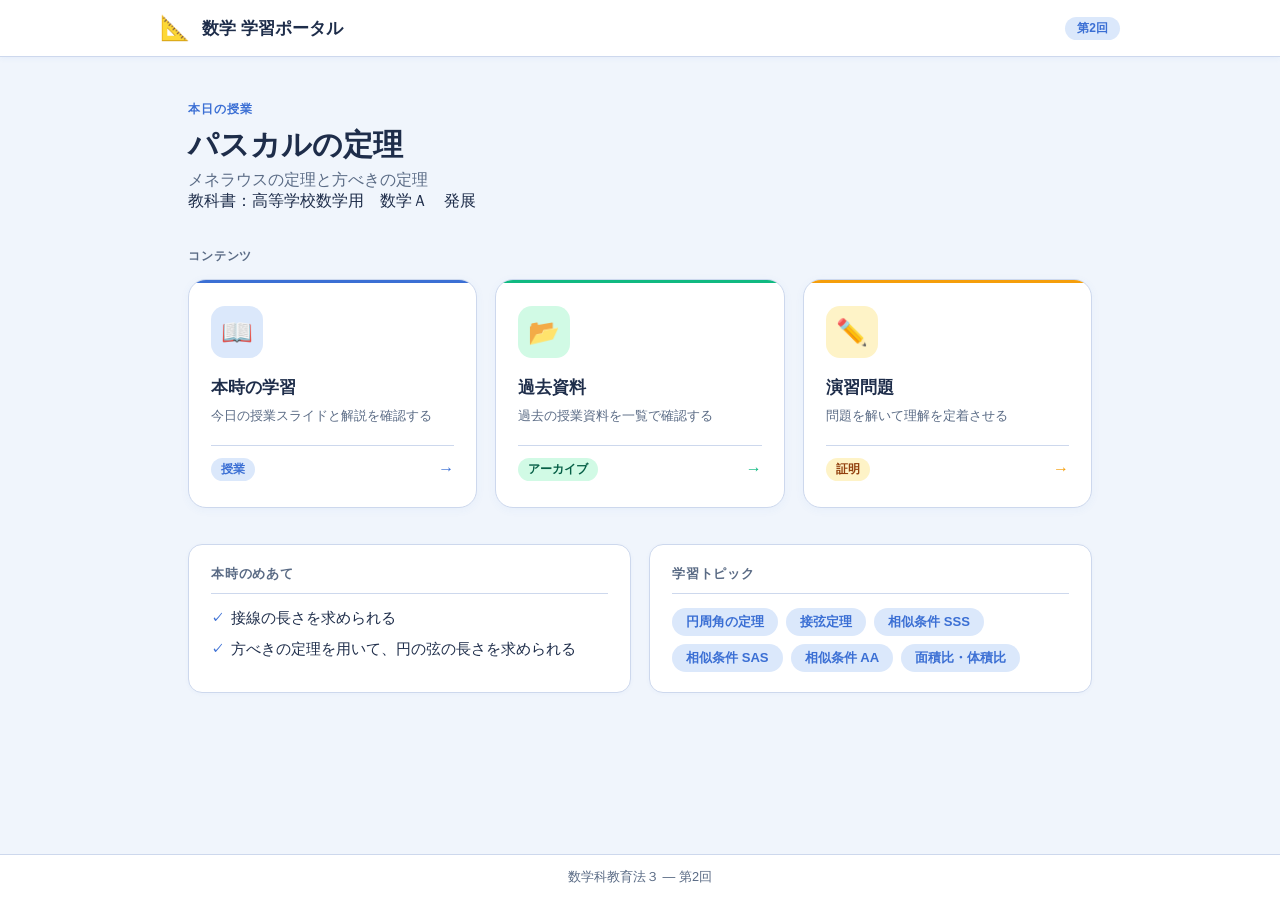
<file: index.html>
<!DOCTYPE html>
<html lang="ja">
    <head>
        <meta charset="UTF-8">
        <meta name="viewport" content="width=device-width, initial-scale=1.0">
        <title>数学 学習ポータル</title>
        <link rel="stylesheet" href="portal.css">
    </head>
    <body>
        <header>
            <div class="header-inner">
                <span class="header-logo">📐</span>
                <span class="header-title">数学 学習ポータル</span>
                <span class="header-badge">第2回</span>
            </div>
        </header>

        <main>
            <section class="hero">
                <p class="hero-eyebrow">本日の授業</p>
                <h1 class="hero-title">パスカルの定理</h1>
                <p class="hero-sub">メネラウスの定理と方べきの定理</p>
                <p>教科書：高等学校数学用　数学Ａ　発展</p>
            </section>

            <p class="section-label">コンテンツ</p>
            <div class="card-grid">
                <a href="class.html" class="card card-primary">
                    <div class="card-icon-wrap">📖</div>
                    <div class="card-body">
                        <h2 class="card-title">本時の学習</h2>
                        <p class="card-desc">今日の授業スライドと解説を確認する</p>
                    </div>
                    <div class="card-footer">
                        <span class="card-tag">授業</span>
                        <span class="card-arrow">→</span>
                    </div>
                </a>

                <a href="past.html" class="card card-review">
                    <div class="card-icon-wrap">📂</div>
                    <div class="card-body">
                        <h2 class="card-title">過去資料</h2>
                        <p class="card-desc">過去の授業資料を一覧で確認する</p>
                    </div>
                    <div class="card-footer">
                        <span class="card-tag">アーカイブ</span>
                        <span class="card-arrow">→</span>
                    </div>
                </a>

                <a href="exercise.html" class="card card-exercise">
                    <div class="card-icon-wrap">✏️</div>
                    <div class="card-body">
                        <h2 class="card-title">演習問題</h2>
                        <p class="card-desc">問題を解いて理解を定着させる</p>
                    </div>
                    <div class="card-footer">
                        <span class="card-tag">証明</span>
                        <span class="card-arrow">→</span>
                    </div>
                </a>
            </div>

            <div class="info-row">
                <div class="info-card">
                    <h3>本時のめあて</h3>
                    <ul class="goal-list">
                        <li>接線の長さを求められる</li>
                        <li>方べきの定理を用いて、円の弦の長さを求められる</li>
                    </ul>
                </div>
                <div class="info-card">
                    <h3>学習トピック</h3>
                    <div class="topic-chips">
                        <span class="chip">円周角の定理</span>
                        <span class="chip">接弦定理</span>
                        <span class="chip">相似条件 SSS</span>
                        <span class="chip">相似条件 SAS</span>
                        <span class="chip">相似条件 AA</span>
                        <span class="chip">面積比・体積比</span>
                    </div>
                </div>
            </div>
        </main>

        <footer>
            <p class="footer-text">数学科教育法３ — 第2回</p>
        </footer>
    </body>
</html>
</file>
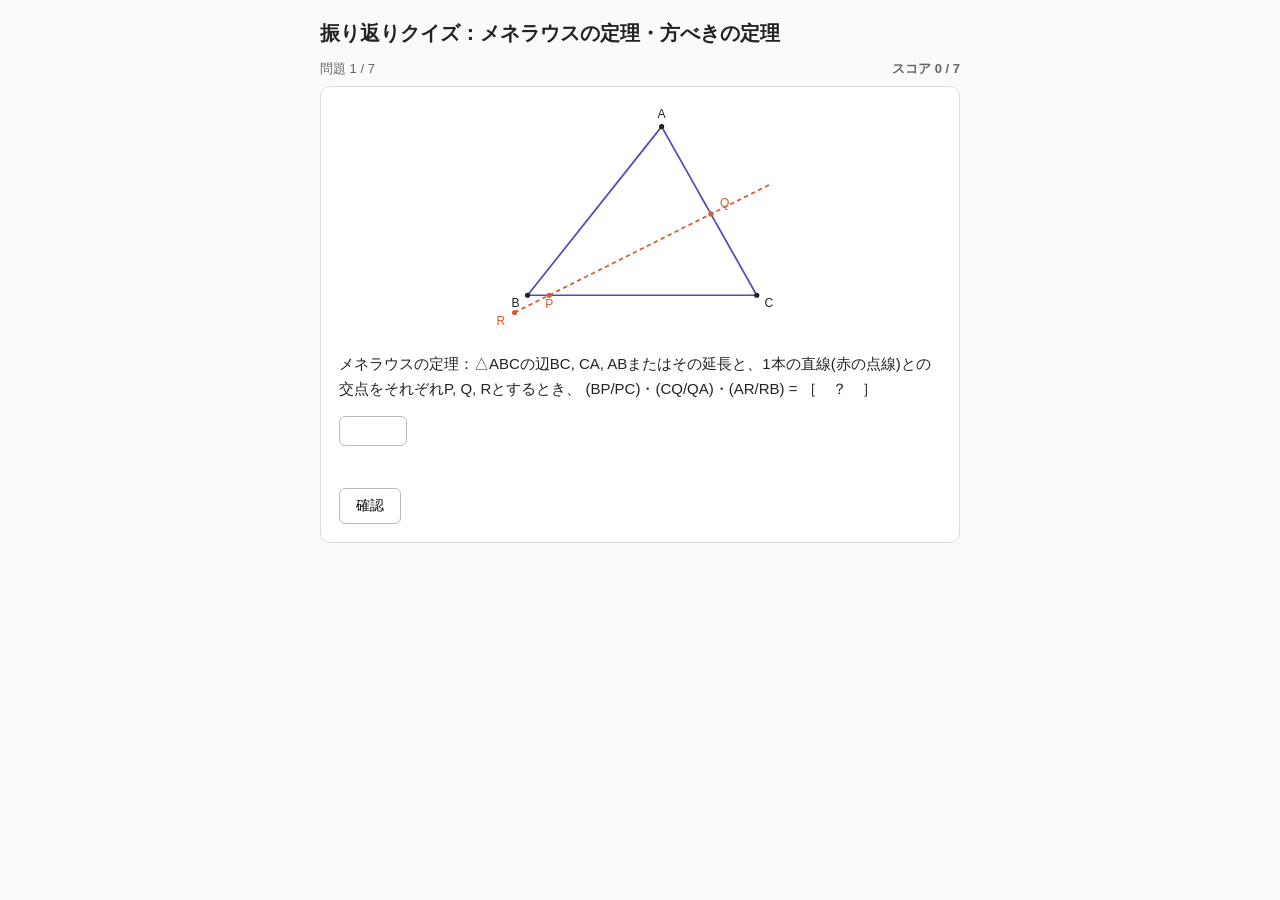
<file: menelaus_power_quiz.html>
<!DOCTYPE html>
<html lang="ja">
<head>
<meta charset="UTF-8">
<meta name="viewport" content="width=device-width, initial-scale=1">
<title>振り返りクイズ：メネラウスの定理・方べきの定理</title>
<style>
  body { font-family: "Hiragino Sans", "Yu Gothic", sans-serif; max-width: 640px; margin: 20px auto; padding: 0 16px; background: #fafafa; color: #222; }
  h1 { font-size: 20px; }
  .topbar { display:flex; justify-content:space-between; align-items:center; font-size: 13px; color: #666; margin-bottom: 8px; }
  .card { background: #fff; border: 1px solid #ddd; border-radius: 10px; padding: 18px; }
  .figure { display:flex; justify-content:center; margin-bottom: 12px; }
  .figure svg { width: 100%; max-width: 320px; height: auto; display: block; }
  .qtext { font-size: 15px; line-height: 1.7; margin: 0 0 14px; }
  .answers { display:flex; align-items:center; gap:8px; flex-wrap:wrap; margin-bottom: 10px; }
  input[type=text] { font-size: 14px; padding: 6px 8px; border: 1px solid #bbb; border-radius: 6px; }
  .feedback { font-size: 14px; min-height: 1.6em; margin-bottom: 10px; }
  .ok { color: #0F6E56; }
  .bad { color: #A32D2D; }
  button { font-size: 14px; padding: 8px 16px; border: 1px solid #bbb; border-radius: 6px; background: #fff; cursor: pointer; margin-right: 8px; }
  button:hover { background: #f0f0f0; }
  .score { font-weight: bold; }
</style>
</head>
<body>
<h1>振り返りクイズ：メネラウスの定理・方べきの定理</h1>
<div class="topbar">
  <span id="progress">問題 1 / 7</span>
  <span class="score" id="score">スコア 0 / 7</span>
</div>
<div class="card">
  <div class="figure" id="figure"></div>
  <p class="qtext" id="qtext"></p>
  <div class="answers" id="answerArea"></div>
  <div class="feedback" id="feedback"></div>
  <div>
    <button id="checkBtn">確認</button>
    <button id="nextBtn" style="display:none;">次の問題 →</button>
    <button id="retryBtn" style="display:none;">最初からやり直す</button>
  </div>
</div>

<script>
// ============================================================
// 図形描画モジュール (point-based geometry renderer)
// 点の座標を1か所で定義し、線分・円・ラベルはすべて
// その座標から自動生成する。viewBox を使うので、
// どのデバイス・画面幅でも点と線の位置関係は常に一致する。
// ============================================================
function geomFig(W, H, points, opts){
  opts = opts || {};
  const segments = opts.segments || [];
  const circles = opts.circles || [];
  let svg = `<svg viewBox="0 0 ${W} ${H}" xmlns="http://www.w3.org/2000/svg">`;

  circles.forEach(c => {
    svg += `<circle cx="${c.cx}" cy="${c.cy}" r="${c.r}" fill="none" stroke="${c.color || '#534AB7'}" stroke-width="2"/>`;
  });

  segments.forEach(s => {
    const a = points[s.from], b = points[s.to];
    const dash = s.dash ? ` stroke-dasharray="${s.dash}"` : '';
    svg += `<line x1="${a.x}" y1="${a.y}" x2="${b.x}" y2="${b.y}" stroke="${s.color || '#534AB7'}" stroke-width="2"${dash}/>`;
  });

  Object.keys(points).forEach(name => {
    const p = points[name];
    if (p.hidden) return;
    const r = p.r != null ? p.r : 3;
    const color = p.color || '#222';
    const lx = p.x + (p.lx != null ? p.lx : 0);
    const ly = p.y + (p.ly != null ? p.ly : -10);
    const anchor = p.anchor || 'middle';
    if (r > 0) svg += `<circle cx="${p.x}" cy="${p.y}" r="${r}" fill="${color}"/>`;
    svg += `<text x="${lx}" y="${ly}" text-anchor="${anchor}" font-size="14" fill="${color}">${p.label != null ? p.label : name}</text>`;
  });

  svg += `</svg>`;
  return svg;
}

// --- 図1: メネラウスの定理 ---
// △ABC: A=(210,25), B=(55,220), C=(320,220)
// 割線（赤点線）slope=-0.5 を通る:  R(40,240)→P(80,220)→Q(267,126)→先端(335,92)
// R は AB 延長上 (B の外側), P は BC 上, Q は CA 上
const figMenelaus = geomFig(370, 270, {
  A: { x: 210, y: 25,  ly: -10 },
  B: { x: 55,  y: 220, lx: -14, ly: 14 },
  C: { x: 320, y: 220, lx: 14,  ly: 14 },
  P: { x: 80,  y: 220, color: '#D85A30', ly: 15 },
  Q: { x: 267, y: 126, color: '#D85A30', lx: 16, ly: -8 },
  R: { x: 40,  y: 240, color: '#D85A30', lx: -16, ly: 14 },
  _e: { x: 335, y: 92, hidden: true }
}, {
  segments: [
    { from: 'A', to: 'B' },
    { from: 'B', to: 'C' },
    { from: 'C', to: 'A' },
    { from: 'R', to: '_e', color: '#D85A30', dash: '5 4' }
  ]
});

// --- 図2: 円の内部で交わる2弦（PA・PB = PC・PD） ---
// 円: 中心(140,120) 半径100
// A(76,197), B(217,56) → 弦AB(緑): 交点P(151,122)
// C(42,103), D(239,137) → 弦CD(橙)
// 全点が半径100の円周上にある（計算済み）
const figChords = geomFig(295, 255, {
  P: { x: 151, y: 122, lx: 14, ly: -6 },
  A: { x: 76,  y: 197, lx: -14, ly: 14 },
  B: { x: 217, y: 56,  lx: 14,  ly: -8 },
  C: { x: 42,  y: 103, lx: -14, ly: -4 },
  D: { x: 239, y: 137, lx: 14,  ly:  4 }
}, {
  circles: [{ cx: 140, cy: 120, r: 100 }],
  segments: [
    { from: 'A', to: 'B', color: '#0F6E56' },
    { from: 'C', to: 'D', color: '#D85A30' }
  ]
});

// --- 図3: 接線と割線（PT² = PA・PB） ---
// 円: 中心(180,120) 半径80
// P=(20,120) は円外  T=(140,51) は円周上の接点
// A=(100,120), B=(260,120) は円周上（割線PABは水平）
const figTangent = geomFig(300, 260, {
  P: { x: 20,  y: 120, lx: -14, ly: 4 },
  T: { x: 140, y: 51,  color: '#D85A30', lx: 0, ly: -8 },
  A: { x: 100, y: 120, lx: 0,   ly: -10 },
  B: { x: 260, y: 120, lx: 14,  ly: -8 }
}, {
  circles: [{ cx: 180, cy: 120, r: 80 }],
  segments: [
    { from: 'P', to: 'B', color: '#0F6E56' },
    { from: 'P', to: 'T', color: '#D85A30' }
  ]
});

// --- 図4: 円外の点から2本の割線（PA・PB = PC・PD） ---
// 円: 中心(180,120) 半径80
// P=(20,120) は円外
// 割線1 (緑): A=(100,120), B=(260,120) — 水平  PA=80, PB=240
// 割線2 (橙): C=(116,168), D=(180,200) — 傾き0.5  PC=107, PD=179
// PA・PB = 19200 ≈ PC・PD ✓
const figTwoSecants = geomFig(300, 260, {
  P: { x: 20,  y: 120, lx: -14, ly: 4 },
  A: { x: 100, y: 120, lx: 0,   ly: -10 },
  B: { x: 260, y: 120, lx: 14,  ly: -8 },
  C: { x: 116, y: 168, color: '#D85A30', lx: -14, ly: 16 },
  D: { x: 180, y: 200, color: '#D85A30', lx: 0,   ly: 16 }
}, {
  circles: [{ cx: 180, cy: 120, r: 80 }],
  segments: [
    { from: 'P', to: 'B', color: '#0F6E56' },
    { from: 'P', to: 'D', color: '#D85A30' }
  ]
});

const questions = [
  {
    fig: figMenelaus,
    text: "メネラウスの定理：△ABCの辺BC, CA, ABまたはその延長と、1本の直線(赤の点線)との交点をそれぞれP, Q, Rとするとき、 (BP/PC)・(CQ/QA)・(AR/RB) = ［　？　］",
    blanks: [{ key: 'a', width: 50, check: v => v.trim() === '1' }],
    template: (v) => `(BP/PC)・(CQ/QA)・(AR/RB) = ${v.a}`,
    explain: "比の積はつねに 1 になります。これがメネラウスの定理です。"
  },
  {
    fig: figMenelaus,
    text: "上の図で BP:PC = 2:3, CQ:QA = 4:1 のとき、AR:RB を求めなさい。分数 AR/RB の値を入力してください（例：1/2）。",
    blanks: [{ key: 'a', width: 70, check: v => simplifyCheck(v, 3, 8) }],
    template: (v) => `AR/RB = ${v.a}`,
    explain: "(2/3)・(4/1)・(AR/RB)=1 より AR/RB = 3/8 です。"
  },
  {
    fig: figMenelaus,
    text: "メネラウスの定理の逆：図のP, Q, Rのような3点について、対応する比の積が ［　？　］ になれば、その3点は一直線上にある（共線である）と言える。",
    blanks: [{ key: 'a', width: 50, check: v => v.trim() === '1' }],
    template: (v) => `比の積 = ${v.a} ⟹ 共線`,
    explain: "比の積が 1 になることが、共線性を示す条件でした。"
  },
  {
    fig: figChords,
    text: "方べきの定理：円の弦AB, CDが円内の点Pで交わるとき、PA・PB = ［　？　］・［　？　］",
    blanks: [
      { key: 'a', width: 50, check: v => v.trim().toUpperCase() === 'PC' },
      { key: 'b', width: 50, check: v => v.trim().toUpperCase() === 'PD' }
    ],
    template: (v) => `PA・PB = ${v.a}・${v.b}`,
    explain: "PA・PB = PC・PD が方べきの定理の基本形です。"
  },
  {
    fig: figChords,
    text: "上の図で PA = 4, PB = 6, PC = 3 のとき、PDの値を求めなさい。",
    blanks: [{ key: 'a', width: 60, check: v => v.trim() === '8' }],
    template: (v) => `PD = ${v.a}`,
    explain: "PA・PB = PC・PD より 4×6 = 3×PD なので PD = 8 です。"
  },
  {
    fig: figTangent,
    text: "円外の点Pから接線PT（点Tで接する）と割線PAB（緑、PA=4, AB=5）を引いたとき、PT^2 = PA・PB が成り立つ。PB と PT の値をそれぞれ求めなさい。",
    blanks: [
      { key: 'a', width: 60, check: v => v.trim() === '9' },
      { key: 'b', width: 60, check: v => v.trim() === '6' }
    ],
    template: (v) => `PB = ${v.a},　PT = ${v.b}`,
    explain: "PB = PA + AB = 4+5 = 9。PT^2 = PA・PB = 4×9 = 36 より PT = 6 です。"
  },
  {
    fig: figTwoSecants,
    text: "円外の点Pから2本の割線PAB（緑）, PCD（赤）を引き、PA = 3, PB = 8, PC = 4 のとき、PDの値を求めなさい。",
    blanks: [{ key: 'a', width: 60, check: v => v.trim() === '6' }],
    template: (v) => `PD = ${v.a}`,
    explain: "PA・PB = PC・PD より 3×8 = 4×PD なので PD = 6 です。"
  }
];

function simplifyCheck(v, num, den){
  v = v.trim();
  if (v === num + '/' + den) return true;
  const f = parseFloat(v);
  if (!isNaN(f) && Math.abs(f - num/den) < 1e-6) return true;
  return false;
}

let qi = 0, score = 0, answered = false;

const qtext = document.getElementById('qtext');
const figure = document.getElementById('figure');
const answerArea = document.getElementById('answerArea');
const feedback = document.getElementById('feedback');
const progress = document.getElementById('progress');
const scoreEl = document.getElementById('score');
const checkBtn = document.getElementById('checkBtn');
const nextBtn = document.getElementById('nextBtn');
const retryBtn = document.getElementById('retryBtn');

function render(){
  const q = questions[qi];
  answered = false;
  progress.textContent = `問題 ${qi+1} / ${questions.length}`;
  scoreEl.textContent = `スコア ${score} / ${questions.length}`;
  figure.innerHTML = q.fig;
  qtext.textContent = q.text;
  answerArea.innerHTML = '';
  q.blanks.forEach((b, idx) => {
    const inp = document.createElement('input');
    inp.type = 'text';
    inp.style.width = b.width + 'px';
    inp.id = 'blank_' + idx;
    answerArea.appendChild(inp);
  });
  feedback.innerHTML = '';
  feedback.className = 'feedback';
  checkBtn.style.display = '';
  nextBtn.style.display = 'none';
  retryBtn.style.display = 'none';
  checkBtn.disabled = false;
}

function check(){
  if (answered) return;
  const q = questions[qi];
  const vals = {};
  let allCorrect = true;
  q.blanks.forEach((b, idx) => {
    const inp = document.getElementById('blank_' + idx);
    vals[b.key] = inp.value;
    const ok = b.check(inp.value);
    inp.style.borderColor = ok ? '#0F6E56' : '#A32D2D';
    if (!ok) allCorrect = false;
  });
  answered = true;
  checkBtn.disabled = true;
  if (allCorrect) {
    score++;
    scoreEl.textContent = `スコア ${score} / ${questions.length}`;
    feedback.className = 'feedback ok';
    feedback.textContent = `正解！　${q.explain}`;
  } else {
    feedback.className = 'feedback bad';
    feedback.textContent = `不正解。${q.template(vals)}　／　${q.explain}`;
  }
  if (qi < questions.length - 1) {
    nextBtn.style.display = '';
  } else {
    const final = document.createElement('div');
    final.style.marginTop = '8px';
    final.textContent = `全${questions.length}問のうち ${score} 問正解でした。`;
    feedback.appendChild(final);
    retryBtn.style.display = '';
  }
}

checkBtn.addEventListener('click', check);
nextBtn.addEventListener('click', () => { qi++; render(); });
retryBtn.addEventListener('click', () => { qi = 0; score = 0; render(); });

document.addEventListener('keydown', e => {
  if (e.key === 'Enter') {
    if (!answered) check();
    else if (qi < questions.length - 1) { qi++; render(); }
  }
});

render();
</script>
</body>
</html>
</file>
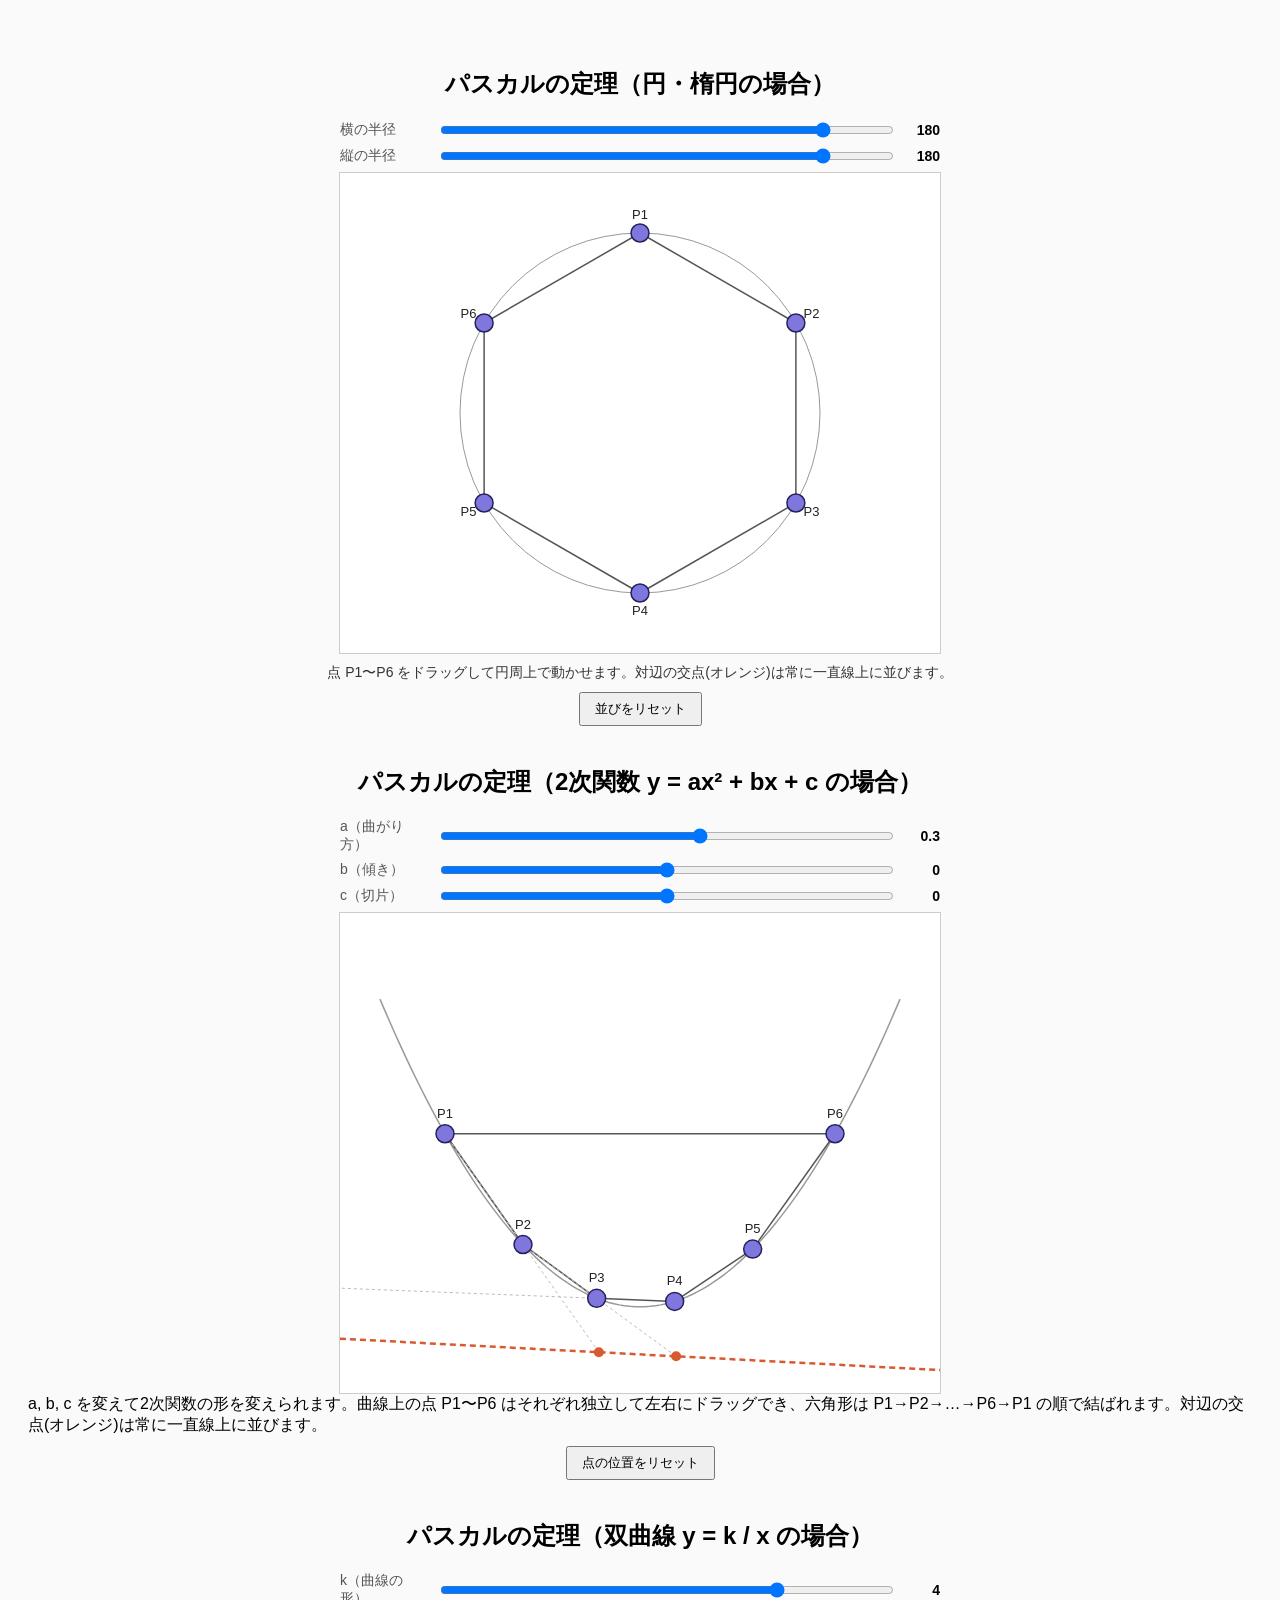
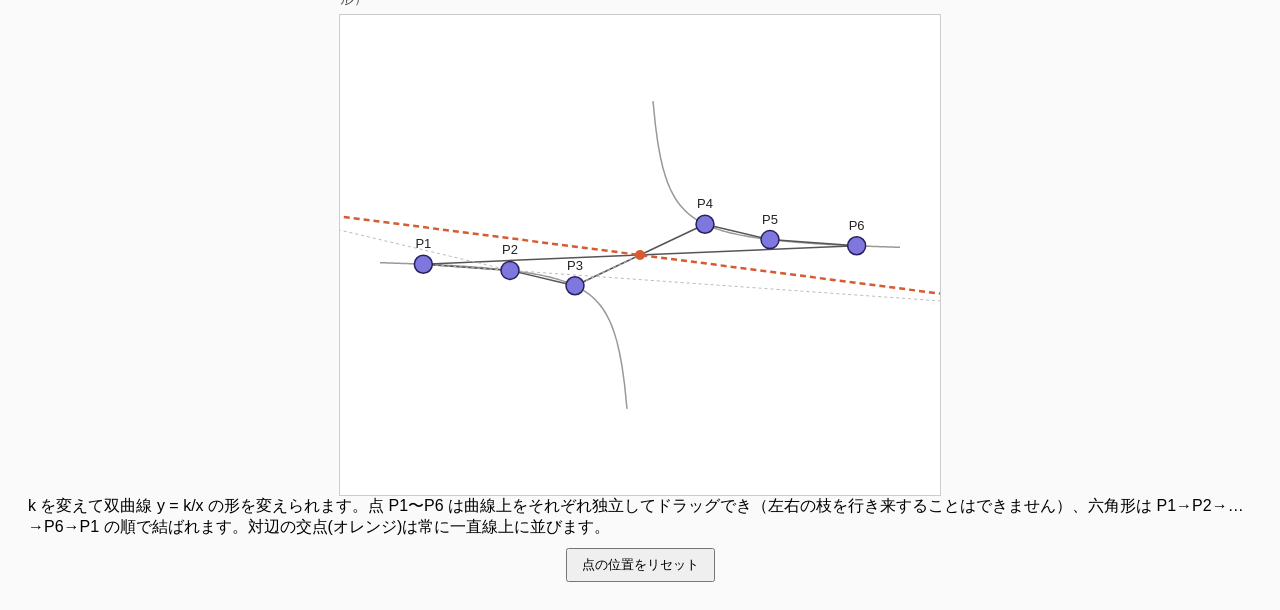
<file: pascal_theorem.html>
<!DOCTYPE html>
<html lang="ja">
<head>
<meta charset="UTF-8">
<title>パスカルの定理 - インタラクティブ図</title>
<style>
  body { font-family: sans-serif; display: flex; flex-direction: column; align-items: center; padding: 20px; background: #fafafa; }
  svg { background: white; border: 1px solid #ccc; max-width: 100%; }
  #info { margin-top: 10px; color: #333; font-size: 14px; }
  button { margin-top: 10px; padding: 6px 14px; cursor: pointer; }
  h2 { margin-top: 40px; }
  .sliderRow { display:flex; align-items:center; gap:8px; width: 600px; max-width: 100%; margin-bottom: 6px; }
  .sliderRow label { width: 90px; font-size: 14px; color: #555; }
  .sliderRow input[type=range] { flex: 1; }
  .sliderRow span { width: 36px; text-align: right; font-size: 14px; font-weight: bold; }
</style>
</head>
<body>
<h2>パスカルの定理（円・楕円の場合）</h2>
<div class="sliderRow">
  <label for="rxSlider">横の半径</label>
  <input type="range" id="rxSlider" min="60" max="200" step="5" value="180">
  <span id="rxOut">180</span>
</div>
<div class="sliderRow">
  <label for="rySlider">縦の半径</label>
  <input type="range" id="rySlider" min="60" max="200" step="5" value="180">
  <span id="ryOut">180</span>
</div>
<svg id="svg" viewBox="0 0 600 480" width="600" height="480" style="touch-action:none;">
  <ellipse id="conicShape" cx="300" cy="240" rx="180" ry="180" fill="none" stroke="#999" stroke-width="1"/>
  <g id="hexEdges"></g>
  <g id="extLines"></g>
  <line id="pascalLine" x1="0" y1="0" x2="0" y2="0" stroke="#D85A30" stroke-width="2.5" stroke-dasharray="6 4"/>
  <g id="intersections"></g>
  <g id="points"></g>
</svg>
<div id="info">点 P1〜P6 をドラッグして円周上で動かせます。対辺の交点(オレンジ)は常に一直線上に並びます。</div>
<button id="resetBtn">並びをリセット</button>

<script>
(function(){
  const svg = document.getElementById('svg');
  const cx = 300, cy = 240;
  let rx = 180, ry = 180;
  const labels = ['P1','P2','P3','P4','P5','P6'];
  let angles = [ -90, -30, 30, 90, 150, 210 ].map(d => d*Math.PI/180);

  function pos(a){ return [cx + rx*Math.cos(a), cy + ry*Math.sin(a)]; }

  function lineIntersect(p1,p2,p3,p4){
    const [x1,y1]=p1,[x2,y2]=p2,[x3,y3]=p3,[x4,y4]=p4;
    const d = (x1-x2)*(y3-y4) - (y1-y2)*(x3-x4);
    if (Math.abs(d) < 1e-9) return null;
    const t = ((x1-x3)*(y3-y4) - (y1-y3)*(x3-x4)) / d;
    return [x1 + t*(x2-x1), y1 + t*(y2-y1)];
  }

  function extend(p1,p2,scale){
    const mx=(p1[0]+p2[0])/2, my=(p1[1]+p2[1])/2;
    const dx=p1[0]-p2[0], dy=p1[1]-p2[1];
    return [[mx+dx*scale, my+dy*scale],[mx-dx*scale, my-dy*scale]];
  }

  const hexEdges = document.getElementById('hexEdges');
  const extLines = document.getElementById('extLines');
  const intersections = document.getElementById('intersections');
  const points = document.getElementById('points');
  const pascalLine = document.getElementById('pascalLine');

  for(let i=0;i<6;i++){
    const e = document.createElementNS('http://www.w3.org/2000/svg','line');
    e.setAttribute('stroke','#555');
    e.setAttribute('stroke-width','1.5');
    hexEdges.appendChild(e);
  }
  for(let i=0;i<3;i++){
    const e = document.createElementNS('http://www.w3.org/2000/svg','line');
    e.setAttribute('stroke','#bbb');
    e.setAttribute('stroke-width','1');
    e.setAttribute('stroke-dasharray','3 3');
    extLines.appendChild(e);
  }
  for(let i=0;i<3;i++){
    const c = document.createElementNS('http://www.w3.org/2000/svg','circle');
    c.setAttribute('r','5');
    c.setAttribute('fill','#D85A30');
    intersections.appendChild(c);
  }
  const pts=[];
  for(let i=0;i<6;i++){
    const g = document.createElementNS('http://www.w3.org/2000/svg','g');
    const c = document.createElementNS('http://www.w3.org/2000/svg','circle');
    c.setAttribute('r','9');
    c.setAttribute('fill','#7F77DD');
    c.setAttribute('stroke','#26215C');
    c.setAttribute('stroke-width','1.5');
    c.style.cursor='grab';
    const t = document.createElementNS('http://www.w3.org/2000/svg','text');
    t.setAttribute('font-size','13');
    t.setAttribute('text-anchor','middle');
    t.setAttribute('fill','#222');
    t.textContent = labels[i];
    g.appendChild(c); g.appendChild(t);
    points.appendChild(g);
    pts.push({g,c,t});
  }

  function render(){
    const P = angles.map(pos);
    for(let i=0;i<6;i++){
      const e = hexEdges.children[i];
      const a=P[i], b=P[(i+1)%6];
      e.setAttribute('x1',a[0]); e.setAttribute('y1',a[1]);
      e.setAttribute('x2',b[0]); e.setAttribute('y2',b[1]);
    }
    const pairs = [[0,1,3,4],[1,2,4,5],[2,3,5,0]];
    const ipts = pairs.map(([a,b,c,d]) => lineIntersect(P[a],P[b],P[c],P[d]));

    for(let i=0;i<3;i++){
      const [a,b] = pairs[i];
      const ext = extLines.children[i];
      const ip = ipts[i];
      if(ip){
        ext.setAttribute('x1', P[a][0]); ext.setAttribute('y1', P[a][1]);
        ext.setAttribute('x2', ip[0]); ext.setAttribute('y2', ip[1]);
      } else {
        ext.setAttribute('x1',0);ext.setAttribute('y1',0);ext.setAttribute('x2',0);ext.setAttribute('y2',0);
      }
      const ic = intersections.children[i];
      if(ip){ ic.setAttribute('cx',ip[0]); ic.setAttribute('cy',ip[1]); ic.style.display=''; }
      else { ic.style.display='none'; }
    }

    const valid = ipts.filter(p=>p);
    if(valid.length>=2){
      const [p1,p2] = [valid[0], valid[valid.length-1]];
      const [e1,e2] = extend(p1,p2,3);
      pascalLine.setAttribute('x1',e1[0]); pascalLine.setAttribute('y1',e1[1]);
      pascalLine.setAttribute('x2',e2[0]); pascalLine.setAttribute('y2',e2[1]);
      pascalLine.style.display='';
    } else {
      pascalLine.style.display='none';
    }

    for(let i=0;i<6;i++){
      pts[i].c.setAttribute('cx',P[i][0]); pts[i].c.setAttribute('cy',P[i][1]);
      const off = 18;
      const nx = P[i][0] + (P[i][0]-cx)/rx*off;
      const ny = P[i][1] + (P[i][1]-cy)/ry*off;
      pts[i].t.setAttribute('x',nx); pts[i].t.setAttribute('y',ny+4);
    }
  }

  let dragIdx = null;
  function svgPoint(evt){
    const rect = svg.getBoundingClientRect();
    const vb = svg.viewBox.baseVal;
    const x = (evt.clientX-rect.left)/rect.width*vb.width + vb.x;
    const y = (evt.clientY-rect.top)/rect.height*vb.height + vb.y;
    return [x,y];
  }
  pts.forEach((p,i)=>{
    p.c.addEventListener('pointerdown', e=>{ dragIdx=i; p.c.setPointerCapture(e.pointerId); p.c.style.cursor='grabbing'; });
  });
  svg.addEventListener('pointermove', e=>{
    if(dragIdx===null) return;
    const [x,y] = svgPoint(e);
    angles[dragIdx] = Math.atan2((y-cy)/ry, (x-cx)/rx);
    render();
  });
  svg.addEventListener('pointerup', e=>{
    if(dragIdx!==null){ pts[dragIdx].c.style.cursor='grab'; }
    dragIdx=null;
  });

  const conicShape = document.getElementById('conicShape');
  const rxSlider = document.getElementById('rxSlider');
  const rySlider = document.getElementById('rySlider');
  const rxOut = document.getElementById('rxOut');
  const ryOut = document.getElementById('ryOut');
  rxSlider.addEventListener('input', ()=>{
    rx = parseFloat(rxSlider.value); rxOut.textContent = rx;
    conicShape.setAttribute('rx', rx);
    render();
  });
  rySlider.addEventListener('input', ()=>{
    ry = parseFloat(rySlider.value); ryOut.textContent = ry;
    conicShape.setAttribute('ry', ry);
    render();
  });

  document.getElementById('resetBtn').addEventListener('click', ()=>{
    angles = [ -90, -30, 30, 90, 150, 210 ].map(d => d*Math.PI/180);
    render();
  });

  render();
})();
</script>

<h2>パスカルの定理（2次関数 y = ax&sup2; + bx + c の場合）</h2>
<div class="sliderRow">
  <label for="aSlider">a（曲がり方）</label>
  <input type="range" id="aSlider" min="-2" max="2" step="0.1" value="0.3">
  <span id="aOut">0.3</span>
</div>
<div class="sliderRow">
  <label for="bSlider">b（傾き）</label>
  <input type="range" id="bSlider" min="-5" max="5" step="0.1" value="0">
  <span id="bOut">0</span>
</div>
<div class="sliderRow">
  <label for="cSlider">c（切片）</label>
  <input type="range" id="cSlider" min="-5" max="5" step="0.1" value="0">
  <span id="cOut">0</span>
</div>
<svg id="svg2" viewBox="0 0 600 480" width="600" height="480" style="touch-action:none;">
  <path id="curve" fill="none" stroke="#999" stroke-width="1.5"/>
  <g id="hexEdges2"></g>
  <g id="extLines2"></g>
  <line id="pascalLine2" x1="0" y1="0" x2="0" y2="0" stroke="#D85A30" stroke-width="2.5" stroke-dasharray="6 4"/>
  <g id="intersections2"></g>
  <g id="points2"></g>
</svg>
<div id="info2">a, b, c を変えて2次関数の形を変えられます。曲線上の点 P1〜P6 はそれぞれ独立して左右にドラッグでき、六角形は P1→P2→…→P6→P1 の順で結ばれます。対辺の交点(オレンジ)は常に一直線上に並びます。</div>
<button id="resetBtn2">点の位置をリセット</button>

<script>
(function(){
  const svg = document.getElementById('svg2');
  const W = 600, H = 480;
  const padL = 40, padR = 40, padT = 40, padB = 40;
  const xMath = [-6, 6];
  let a = 0.3, b = 0, c = 0;
  let xs = [-4.5, -2.7, -1, 0.8, 2.6, 4.5];

  function f(x){ return a*x*x + b*x + c; }

  function getYRange(){
    let yMin = Infinity, yMax = -Infinity;
    for(let i=0;i<=100;i++){
      const x = xMath[0] + (xMath[1]-xMath[0])*i/100;
      const y = f(x);
      if(y<yMin) yMin=y;
      if(y>yMax) yMax=y;
    }
    if(yMax-yMin < 1e-6){ yMin -= 1; yMax += 1; }
    const pad = (yMax-yMin)*0.15;
    return [yMin-pad, yMax+pad];
  }

  function toSvg(x,y,yMath){
    const sx = padL + (x - xMath[0])/(xMath[1]-xMath[0]) * (W-padL-padR);
    const sy = H - padB - (y - yMath[0])/(yMath[1]-yMath[0]) * (H-padT-padB);
    return [sx, sy];
  }
  function svgToMathX(sx){
    return xMath[0] + (sx - padL)/(W-padL-padR) * (xMath[1]-xMath[0]);
  }

  const curve = document.getElementById('curve');
  const hexEdges = document.getElementById('hexEdges2');
  const extLines = document.getElementById('extLines2');
  const intersections = document.getElementById('intersections2');
  const points = document.getElementById('points2');
  const pascalLine = document.getElementById('pascalLine2');

  for(let i=0;i<6;i++){
    const e = document.createElementNS('http://www.w3.org/2000/svg','line');
    e.setAttribute('stroke','#555');
    e.setAttribute('stroke-width','1.5');
    hexEdges.appendChild(e);
  }
  for(let i=0;i<3;i++){
    const e = document.createElementNS('http://www.w3.org/2000/svg','line');
    e.setAttribute('stroke','#bbb');
    e.setAttribute('stroke-width','1');
    e.setAttribute('stroke-dasharray','3 3');
    extLines.appendChild(e);
  }
  for(let i=0;i<3;i++){
    const c2 = document.createElementNS('http://www.w3.org/2000/svg','circle');
    c2.setAttribute('r','5');
    c2.setAttribute('fill','#D85A30');
    intersections.appendChild(c2);
  }
  const pts=[];
  for(let i=0;i<6;i++){
    const g = document.createElementNS('http://www.w3.org/2000/svg','g');
    const cc = document.createElementNS('http://www.w3.org/2000/svg','circle');
    cc.setAttribute('r','9');
    cc.setAttribute('fill','#7F77DD');
    cc.setAttribute('stroke','#26215C');
    cc.setAttribute('stroke-width','1.5');
    cc.style.cursor='grab';
    const t = document.createElementNS('http://www.w3.org/2000/svg','text');
    t.setAttribute('font-size','13');
    t.setAttribute('text-anchor','middle');
    t.setAttribute('fill','#222');
    g.appendChild(cc); g.appendChild(t);
    points.appendChild(g);
    pts.push({g,c:cc,t});
  }

  function lineIntersect(p1,p2,p3,p4){
    const [x1,y1]=p1,[x2,y2]=p2,[x3,y3]=p3,[x4,y4]=p4;
    const d = (x1-x2)*(y3-y4) - (y1-y2)*(x3-x4);
    if (Math.abs(d) < 1e-9) return null;
    const t = ((x1-x3)*(y3-y4) - (y1-y3)*(x3-x4)) / d;
    return [x1 + t*(x2-x1), y1 + t*(y2-y1)];
  }
  function extend(p1,p2,scale){
    const mx=(p1[0]+p2[0])/2, my=(p1[1]+p2[1])/2;
    const dx=p1[0]-p2[0], dy=p1[1]-p2[1];
    return [[mx+dx*scale, my+dy*scale],[mx-dx*scale, my-dy*scale]];
  }

  function render(){
    const yMath = getYRange();

    let d = '';
    for(let i=0;i<=100;i++){
      const x = xMath[0] + (xMath[1]-xMath[0])*i/100;
      const [sx,sy] = toSvg(x, f(x), yMath);
      d += (i===0?'M':'L') + sx.toFixed(2) + ',' + sy.toFixed(2) + ' ';
    }
    curve.setAttribute('d', d);

    const P = xs.map(x => toSvg(x, f(x), yMath));

    for(let i=0;i<6;i++){
      const e = hexEdges.children[i];
      const aP=P[i], bP=P[(i+1)%6];
      e.setAttribute('x1',aP[0]); e.setAttribute('y1',aP[1]);
      e.setAttribute('x2',bP[0]); e.setAttribute('y2',bP[1]);
    }
    const pairs = [[0,1,3,4],[1,2,4,5],[2,3,5,0]];
    const ipts = pairs.map(([a2,b2,c2,d2]) => lineIntersect(P[a2],P[b2],P[c2],P[d2]));

    for(let i=0;i<3;i++){
      const [a2,b2] = pairs[i];
      const ext = extLines.children[i];
      const ip = ipts[i];
      if(ip){
        ext.setAttribute('x1', P[a2][0]); ext.setAttribute('y1', P[a2][1]);
        ext.setAttribute('x2', ip[0]); ext.setAttribute('y2', ip[1]);
      } else {
        ext.setAttribute('x1',0);ext.setAttribute('y1',0);ext.setAttribute('x2',0);ext.setAttribute('y2',0);
      }
      const ic = intersections.children[i];
      if(ip){ ic.setAttribute('cx',ip[0]); ic.setAttribute('cy',ip[1]); ic.style.display=''; }
      else { ic.style.display='none'; }
    }

    const valid = ipts.filter(p=>p);
    if(valid.length>=2){
      const [p1,p2] = [valid[0], valid[valid.length-1]];
      const [e1,e2] = extend(p1,p2,3);
      pascalLine.setAttribute('x1',e1[0]); pascalLine.setAttribute('y1',e1[1]);
      pascalLine.setAttribute('x2',e2[0]); pascalLine.setAttribute('y2',e2[1]);
      pascalLine.style.display='';
    } else {
      pascalLine.style.display='none';
    }

    for(let i=0;i<6;i++){
      pts[i].c.setAttribute('cx',P[i][0]); pts[i].c.setAttribute('cy',P[i][1]);
      pts[i].t.setAttribute('x',P[i][0]); pts[i].t.setAttribute('y',P[i][1]-16);
      pts[i].t.textContent = 'P' + (i+1);
    }
  }

  let dragIdx = null;
  function svgPoint(evt){
    const rect = svg.getBoundingClientRect();
    const vb = svg.viewBox.baseVal;
    const x = (evt.clientX-rect.left)/rect.width*vb.width + vb.x;
    const y = (evt.clientY-rect.top)/rect.height*vb.height + vb.y;
    return [x,y];
  }
  pts.forEach((p,i)=>{
    p.c.addEventListener('pointerdown', e=>{ dragIdx=i; p.c.setPointerCapture(e.pointerId); p.c.style.cursor='grabbing'; });
  });
  svg.addEventListener('pointermove', e=>{
    if(dragIdx===null) return;
    const [sx,sy] = svgPoint(e);
    let mx = svgToMathX(sx);
    mx = Math.max(xMath[0], Math.min(xMath[1], mx));
    xs[dragIdx] = mx;
    render();
  });
  svg.addEventListener('pointerup', e=>{
    if(dragIdx!==null){ pts[dragIdx].c.style.cursor='grab'; }
    dragIdx=null;
  });

  const aSlider = document.getElementById('aSlider');
  const bSlider = document.getElementById('bSlider');
  const cSlider = document.getElementById('cSlider');
  const aOut = document.getElementById('aOut');
  const bOut = document.getElementById('bOut');
  const cOut = document.getElementById('cOut');
  aSlider.addEventListener('input', ()=>{ a=parseFloat(aSlider.value); aOut.textContent=a.toFixed(1); render(); });
  bSlider.addEventListener('input', ()=>{ b=parseFloat(bSlider.value); bOut.textContent=b.toFixed(1); render(); });
  cSlider.addEventListener('input', ()=>{ c=parseFloat(cSlider.value); cOut.textContent=c.toFixed(1); render(); });

  document.getElementById('resetBtn2').addEventListener('click', ()=>{
    xs = [-4.5, -2.7, -1, 0.8, 2.6, 4.5];
    render();
  });

  render();
})();
</script>

<h2>パスカルの定理（双曲線 y = k / x の場合）</h2>
<div class="sliderRow">
  <label for="kSlider">k（曲線の形）</label>
  <input type="range" id="kSlider" min="-8" max="8" step="0.5" value="4">
  <span id="kOut">4</span>
</div>
<svg id="svg3" viewBox="0 0 600 480" width="600" height="480" style="touch-action:none;">
  <path id="curve3a" fill="none" stroke="#999" stroke-width="1.5"/>
  <path id="curve3b" fill="none" stroke="#999" stroke-width="1.5"/>
  <g id="hexEdges3"></g>
  <g id="extLines3"></g>
  <line id="pascalLine3" x1="0" y1="0" x2="0" y2="0" stroke="#D85A30" stroke-width="2.5" stroke-dasharray="6 4"/>
  <g id="intersections3"></g>
  <g id="points3"></g>
</svg>
<div id="info3">k を変えて双曲線 y = k/x の形を変えられます。点 P1〜P6 は曲線上をそれぞれ独立してドラッグでき（左右の枝を行き来することはできません）、六角形は P1→P2→…→P6→P1 の順で結ばれます。対辺の交点(オレンジ)は常に一直線上に並びます。</div>
<button id="resetBtn3">点の位置をリセット</button>

<script>
(function(){
  const svg = document.getElementById('svg3');
  const W = 600, H = 480;
  const padL = 40, padR = 40, padT = 40, padB = 40;
  const xMath = [-6, 6];
  let k = 4;
  let xs = [-5, -3, -1.5, 1.5, 3, 5];
  const branches = xs.map(x => x < 0 ? -1 : 1);

  function f(x){ return k / x; }

  function getYRange(){
    let yMin = Infinity, yMax = -Infinity;
    const samples = [-6,-5,-4,-3,-2,-1,-0.5,-0.3, 0.3,0.5,1,2,3,4,5,6];
    samples.forEach(x=>{
      const y = f(x);
      if(y<yMin) yMin=y;
      if(y>yMax) yMax=y;
    });
    xs.forEach(x=>{
      const y = f(x);
      if(y<yMin) yMin=y;
      if(y>yMax) yMax=y;
    });
    if(yMax-yMin < 1e-6){ yMin -= 1; yMax += 1; }
    const pad = (yMax-yMin)*0.15;
    return [yMin-pad, yMax+pad];
  }

  function toSvg(x,y,yMath){
    const sx = padL + (x - xMath[0])/(xMath[1]-xMath[0]) * (W-padL-padR);
    const sy = H - padB - (y - yMath[0])/(yMath[1]-yMath[0]) * (H-padT-padB);
    return [sx, sy];
  }
  function svgToMathX(sx){
    return xMath[0] + (sx - padL)/(W-padL-padR) * (xMath[1]-xMath[0]);
  }

  const curveA = document.getElementById('curve3a');
  const curveB = document.getElementById('curve3b');
  const hexEdges = document.getElementById('hexEdges3');
  const extLines = document.getElementById('extLines3');
  const intersections = document.getElementById('intersections3');
  const points = document.getElementById('points3');
  const pascalLine = document.getElementById('pascalLine3');

  for(let i=0;i<6;i++){
    const e = document.createElementNS('http://www.w3.org/2000/svg','line');
    e.setAttribute('stroke','#555');
    e.setAttribute('stroke-width','1.5');
    hexEdges.appendChild(e);
  }
  for(let i=0;i<3;i++){
    const e = document.createElementNS('http://www.w3.org/2000/svg','line');
    e.setAttribute('stroke','#bbb');
    e.setAttribute('stroke-width','1');
    e.setAttribute('stroke-dasharray','3 3');
    extLines.appendChild(e);
  }
  for(let i=0;i<3;i++){
    const c2 = document.createElementNS('http://www.w3.org/2000/svg','circle');
    c2.setAttribute('r','5');
    c2.setAttribute('fill','#D85A30');
    intersections.appendChild(c2);
  }
  const pts=[];
  for(let i=0;i<6;i++){
    const g = document.createElementNS('http://www.w3.org/2000/svg','g');
    const cc = document.createElementNS('http://www.w3.org/2000/svg','circle');
    cc.setAttribute('r','9');
    cc.setAttribute('fill','#7F77DD');
    cc.setAttribute('stroke','#26215C');
    cc.setAttribute('stroke-width','1.5');
    cc.style.cursor='grab';
    const t = document.createElementNS('http://www.w3.org/2000/svg','text');
    t.setAttribute('font-size','13');
    t.setAttribute('text-anchor','middle');
    t.setAttribute('fill','#222');
    g.appendChild(cc); g.appendChild(t);
    points.appendChild(g);
    pts.push({g,c:cc,t});
  }

  function lineIntersect(p1,p2,p3,p4){
    const [x1,y1]=p1,[x2,y2]=p2,[x3,y3]=p3,[x4,y4]=p4;
    const d = (x1-x2)*(y3-y4) - (y1-y2)*(x3-x4);
    if (Math.abs(d) < 1e-9) return null;
    const t = ((x1-x3)*(y3-y4) - (y1-y3)*(x3-x4)) / d;
    return [x1 + t*(x2-x1), y1 + t*(y2-y1)];
  }
  function extend(p1,p2,scale){
    const mx=(p1[0]+p2[0])/2, my=(p1[1]+p2[1])/2;
    const dx=p1[0]-p2[0], dy=p1[1]-p2[1];
    return [[mx+dx*scale, my+dy*scale],[mx-dx*scale, my-dy*scale]];
  }

  function render(){
    const yMath = getYRange();

    let dA = '', dB = '';
    for(let i=0;i<=100;i++){
      const x = -6 + 5.7*i/100;
      const [sx,sy] = toSvg(x, f(x), yMath);
      dA += (i===0?'M':'L') + sx.toFixed(2) + ',' + sy.toFixed(2) + ' ';
    }
    for(let i=0;i<=100;i++){
      const x = 0.3 + 5.7*i/100;
      const [sx,sy] = toSvg(x, f(x), yMath);
      dB += (i===0?'M':'L') + sx.toFixed(2) + ',' + sy.toFixed(2) + ' ';
    }
    curveA.setAttribute('d', dA);
    curveB.setAttribute('d', dB);

    const P = xs.map(x => toSvg(x, f(x), yMath));

    for(let i=0;i<6;i++){
      const e = hexEdges.children[i];
      const aP=P[i], bP=P[(i+1)%6];
      e.setAttribute('x1',aP[0]); e.setAttribute('y1',aP[1]);
      e.setAttribute('x2',bP[0]); e.setAttribute('y2',bP[1]);
    }
    const pairs = [[0,1,3,4],[1,2,4,5],[2,3,5,0]];
    const ipts = pairs.map(([a2,b2,c2,d2]) => lineIntersect(P[a2],P[b2],P[c2],P[d2]));

    for(let i=0;i<3;i++){
      const [a2,b2] = pairs[i];
      const ext = extLines.children[i];
      const ip = ipts[i];
      if(ip){
        ext.setAttribute('x1', P[a2][0]); ext.setAttribute('y1', P[a2][1]);
        ext.setAttribute('x2', ip[0]); ext.setAttribute('y2', ip[1]);
      } else {
        ext.setAttribute('x1',0);ext.setAttribute('y1',0);ext.setAttribute('x2',0);ext.setAttribute('y2',0);
      }
      const ic = intersections.children[i];
      if(ip){ ic.setAttribute('cx',ip[0]); ic.setAttribute('cy',ip[1]); ic.style.display=''; }
      else { ic.style.display='none'; }
    }

    const valid = ipts.filter(p=>p);
    if(valid.length>=2){
      const [p1,p2] = [valid[0], valid[valid.length-1]];
      const [e1,e2] = extend(p1,p2,3);
      pascalLine.setAttribute('x1',e1[0]); pascalLine.setAttribute('y1',e1[1]);
      pascalLine.setAttribute('x2',e2[0]); pascalLine.setAttribute('y2',e2[1]);
      pascalLine.style.display='';
    } else {
      pascalLine.style.display='none';
    }

    for(let i=0;i<6;i++){
      pts[i].c.setAttribute('cx',P[i][0]); pts[i].c.setAttribute('cy',P[i][1]);
      pts[i].t.setAttribute('x',P[i][0]); pts[i].t.setAttribute('y',P[i][1]-16);
      pts[i].t.textContent = 'P' + (i+1);
    }
  }

  let dragIdx = null;
  function svgPoint(evt){
    const rect = svg.getBoundingClientRect();
    const vb = svg.viewBox.baseVal;
    const x = (evt.clientX-rect.left)/rect.width*vb.width + vb.x;
    const y = (evt.clientY-rect.top)/rect.height*vb.height + vb.y;
    return [x,y];
  }
  pts.forEach((p,i)=>{
    p.c.addEventListener('pointerdown', e=>{ dragIdx=i; p.c.setPointerCapture(e.pointerId); p.c.style.cursor='grabbing'; });
  });
  svg.addEventListener('pointermove', e=>{
    if(dragIdx===null) return;
    const [sx,sy] = svgPoint(e);
    let mx = svgToMathX(sx);
    if(branches[dragIdx] < 0){
      mx = Math.max(xMath[0], Math.min(-0.3, mx));
    } else {
      mx = Math.max(0.3, Math.min(xMath[1], mx));
    }
    xs[dragIdx] = mx;
    render();
  });
  svg.addEventListener('pointerup', e=>{
    if(dragIdx!==null){ pts[dragIdx].c.style.cursor='grab'; }
    dragIdx=null;
  });

  const kSlider = document.getElementById('kSlider');
  const kOut = document.getElementById('kOut');
  kSlider.addEventListener('input', ()=>{ k=parseFloat(kSlider.value); kOut.textContent=k.toFixed(1); render(); });

  document.getElementById('resetBtn3').addEventListener('click', ()=>{
    xs = [-5, -3, -1.5, 1.5, 3, 5];
    render();
  });

  render();
})();
</script>
</body>
</html>
</file>
<file: portal.css>
*, *::before, *::after { box-sizing: border-box; margin: 0; padding: 0; }

:root {
    --bg:         #f0f5fc;
    --surface:    #ffffff;
    --border:     #cdd8ed;
    --primary:    #3b6fd4;
    --primary-lt: #dbe8fb;
    --text:       #1e2d4a;
    --muted:      #5a6b85;
    --accent1:    #10b981;
    --accent1-lt: #d1fae5;
    --accent2:    #f59e0b;
    --accent2-lt: #fef3c7;
}

body {
    font-family: 'Helvetica Neue', Arial, 'Hiragino Kaku Gothic ProN', sans-serif;
    background: var(--bg);
    color: var(--text);
    min-height: 100vh;
    display: flex;
    flex-direction: column;
}

/* ── Header ── */
header {
    background: var(--surface);
    border-bottom: 1px solid var(--border);
    padding: 0 32px;
    position: sticky;
    top: 0;
    z-index: 10;
    box-shadow: 0 1px 6px rgba(59,111,212,0.07);
}

.header-inner {
    display: flex;
    align-items: center;
    gap: 12px;
    height: 56px;
    max-width: 960px;
    margin: 0 auto;
    width: 100%;
}

.header-logo { font-size: 1.5em; line-height: 1; }

.header-title {
    font-size: 1.05em;
    font-weight: 700;
    color: var(--text);
    flex: 1;
}

.header-badge {
    background: var(--primary-lt);
    color: var(--primary);
    font-size: 0.75em;
    font-weight: 700;
    border-radius: 99px;
    padding: 3px 12px;
}

/* ── Main ── */
main {
    flex: 1;
    max-width: 960px;
    margin: 0 auto;
    width: 100%;
    padding: 44px 28px 72px;
}

/* ── Hero ── */
.hero {
    margin-bottom: 36px;
}

.hero-eyebrow {
    font-size: 0.78em;
    font-weight: 700;
    color: var(--primary);
    text-transform: uppercase;
    letter-spacing: 0.08em;
    margin-bottom: 8px;
}

.hero-title {
    font-size: 1.9em;
    font-weight: 800;
    color: var(--text);
    line-height: 1.2;
    margin-bottom: 8px;
}

.hero-sub {
    font-size: 0.97em;
    color: var(--muted);
}

/* ── Section label ── */
.section-label {
    font-size: 0.78em;
    font-weight: 700;
    color: var(--muted);
    text-transform: uppercase;
    letter-spacing: 0.07em;
    margin-bottom: 14px;
}

/* ── Card Grid ── */
.card-grid {
    display: grid;
    grid-template-columns: repeat(3, 1fr);
    gap: 18px;
    margin-bottom: 36px;
}

.card {
    display: flex;
    flex-direction: column;
    gap: 18px;
    background: var(--surface);
    border: 1.5px solid var(--border);
    border-radius: 18px;
    padding: 26px 22px;
    text-decoration: none;
    color: var(--text);
    position: relative;
    overflow: hidden;
    transition: transform 0.2s ease, box-shadow 0.2s ease, border-color 0.2s ease;
    box-shadow: 0 2px 10px rgba(59,111,212,0.05);
}

.card::after {
    content: '';
    position: absolute;
    top: 0; left: 0; right: 0;
    height: 3px;
    border-radius: 18px 18px 0 0;
}
.card-primary::after  { background: var(--primary); }
.card-review::after   { background: var(--accent1); }
.card-exercise::after { background: var(--accent2); }

.card:hover {
    transform: translateY(-4px);
    box-shadow: 0 10px 28px rgba(59,111,212,0.13);
}
.card-primary:hover  { border-color: var(--primary); }
.card-review:hover   { border-color: var(--accent1); }
.card-exercise:hover { border-color: var(--accent2); }

.card-icon-wrap {
    width: 52px;
    height: 52px;
    border-radius: 14px;
    display: flex;
    align-items: center;
    justify-content: center;
    font-size: 1.6em;
    flex-shrink: 0;
}
.card-primary  .card-icon-wrap { background: var(--primary-lt); }
.card-review   .card-icon-wrap { background: var(--accent1-lt); }
.card-exercise .card-icon-wrap { background: var(--accent2-lt); }

.card-body { flex: 1; }

.card-title {
    font-size: 1.05em;
    font-weight: 700;
    margin-bottom: 6px;
    color: var(--text);
}

.card-desc {
    font-size: 0.84em;
    color: var(--muted);
    line-height: 1.6;
}

.card-footer {
    display: flex;
    align-items: center;
    justify-content: space-between;
    padding-top: 12px;
    border-top: 1px solid var(--border);
}

.card-tag {
    font-size: 0.75em;
    font-weight: 600;
    border-radius: 99px;
    padding: 3px 10px;
}
.card-primary  .card-tag { background: var(--primary-lt);  color: var(--primary); }
.card-review   .card-tag { background: var(--accent1-lt);  color: #065f46; }
.card-exercise .card-tag { background: var(--accent2-lt);  color: #92400e; }

.card-arrow {
    font-size: 1em;
    font-weight: 700;
    transition: transform 0.2s ease;
}
.card-primary  .card-arrow { color: var(--primary); }
.card-review   .card-arrow { color: var(--accent1); }
.card-exercise .card-arrow { color: var(--accent2); }

.card:hover .card-arrow { transform: translateX(5px); }

/* ── Info row ── */
.info-row {
    display: grid;
    grid-template-columns: 1fr 1fr;
    gap: 18px;
}

.info-card {
    background: var(--surface);
    border: 1px solid var(--border);
    border-radius: 14px;
    padding: 20px 22px;
    box-shadow: 0 1px 4px rgba(59,111,212,0.04);
}

.info-card h3 {
    font-size: 0.82em;
    font-weight: 700;
    color: var(--muted);
    text-transform: uppercase;
    letter-spacing: 0.06em;
    margin-bottom: 14px;
    padding-bottom: 10px;
    border-bottom: 1px solid var(--border);
}

.goal-list {
    list-style: none;
    display: flex;
    flex-direction: column;
    gap: 9px;
}

.goal-list li {
    font-size: 0.91em;
    color: var(--text);
    display: flex;
    align-items: flex-start;
    gap: 8px;
    line-height: 1.5;
}

.goal-list li::before {
    content: '✓';
    color: var(--primary);
    font-weight: 800;
    font-size: 0.85em;
    margin-top: 1px;
    flex-shrink: 0;
}

.topic-chips {
    display: flex;
    flex-wrap: wrap;
    gap: 8px;
}

.chip {
    background: var(--primary-lt);
    color: var(--primary);
    border-radius: 99px;
    font-size: 0.82em;
    font-weight: 600;
    padding: 5px 14px;
}

/* ── Footer ── */
footer {
    background: var(--surface);
    border-top: 1px solid var(--border);
    padding: 14px 32px;
    text-align: center;
}

.footer-text {
    font-size: 0.8em;
    color: var(--muted);
}

/* ── Responsive ── */
@media (max-width: 700px) {
    main { padding: 28px 16px 48px; }
    header { padding: 0 16px; }
    .card-grid { grid-template-columns: 1fr; }
    .info-row  { grid-template-columns: 1fr; }
    .hero-title { font-size: 1.5em; }
}
</file>
